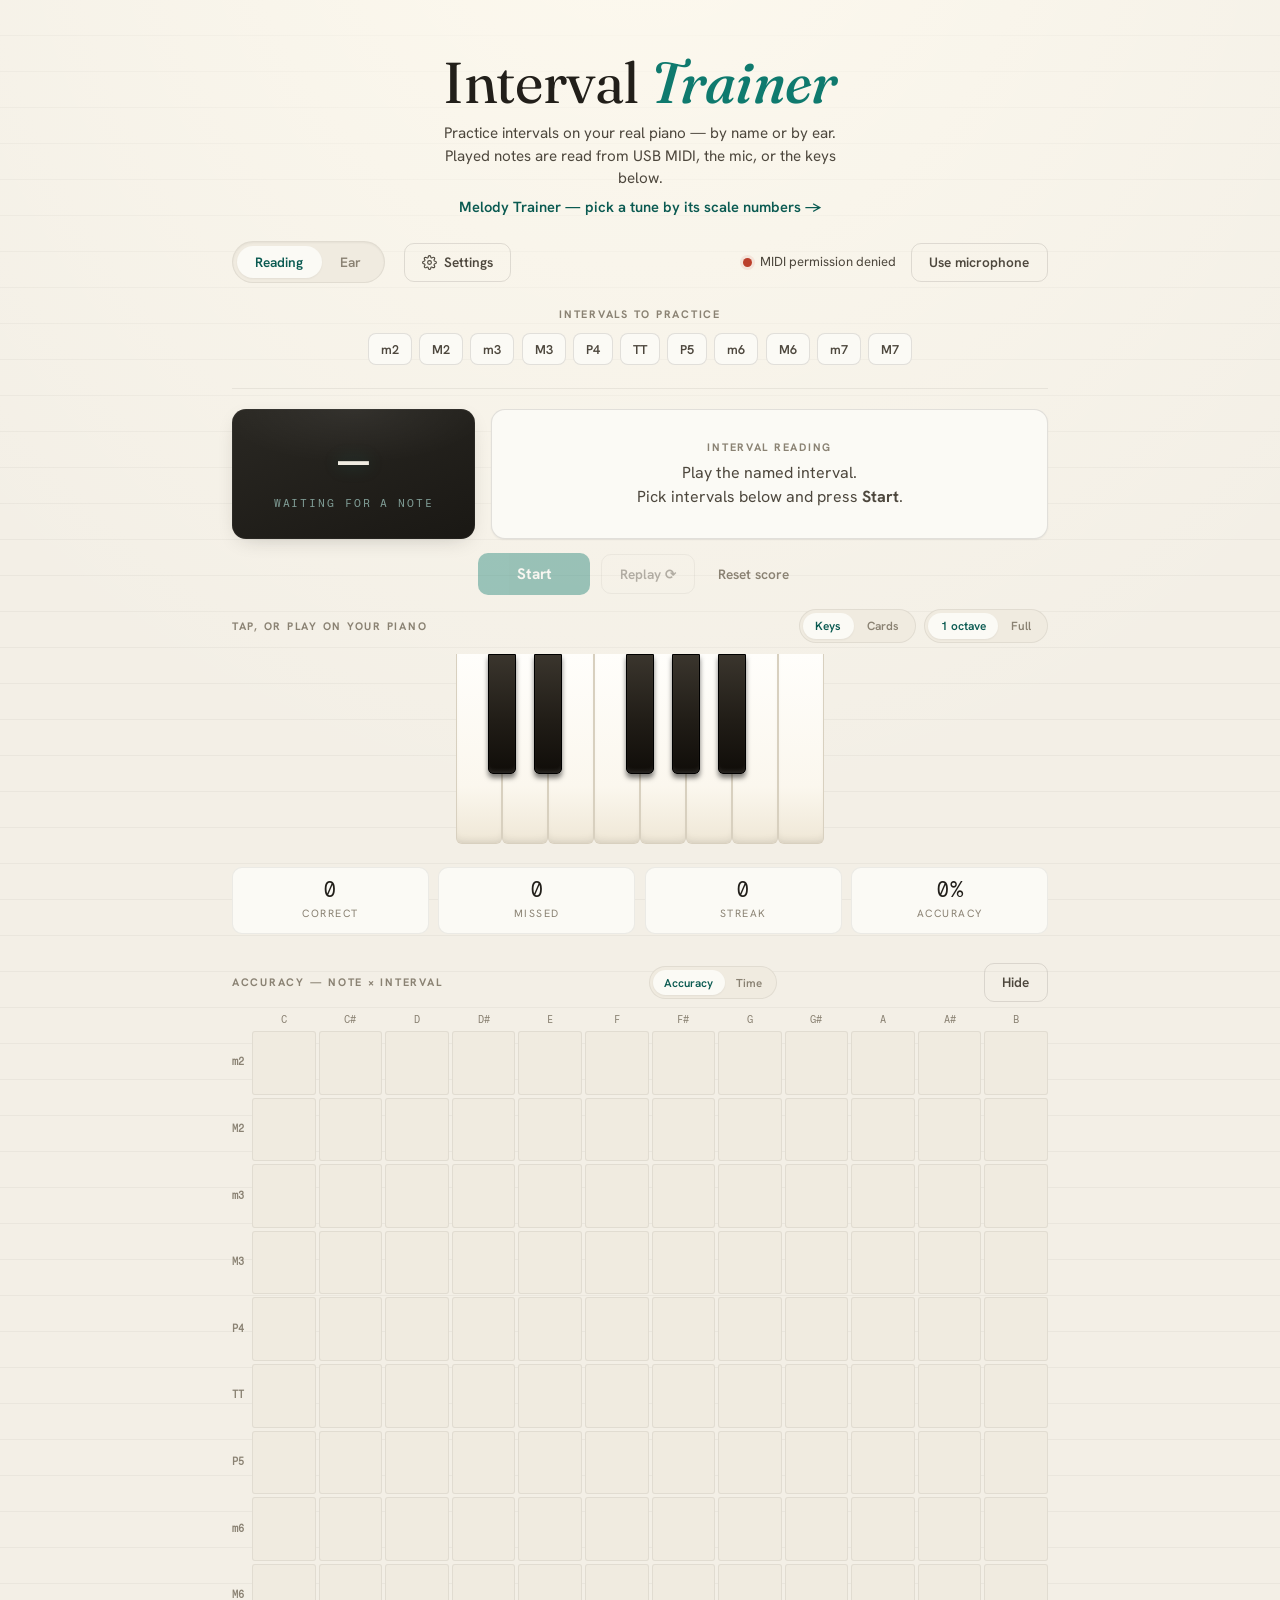
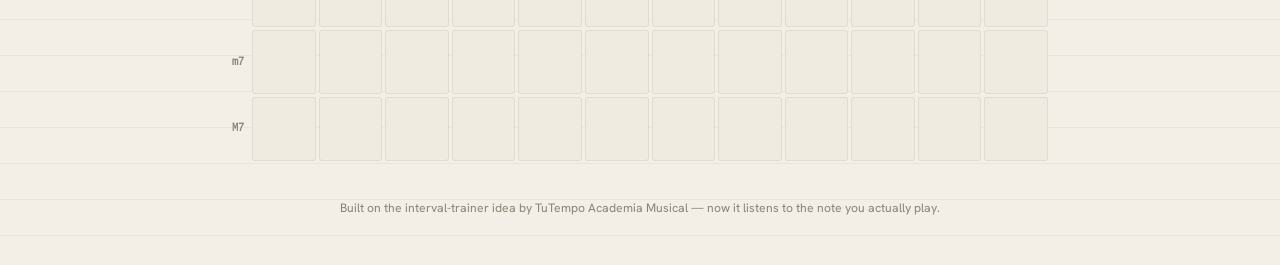
<file: index.html>
<!DOCTYPE html>
<html lang="en">
<head>
  <meta charset="UTF-8" />
  <meta name="viewport" content="width=device-width, initial-scale=1.0" />
  <title>Interval Trainer — play it on your piano</title>
  <meta name="description" content="Practice musical intervals on your real piano, detected via USB MIDI, microphone, or the on-screen keyboard." />
  <link rel="icon" href="favicon.svg" type="image/svg+xml" />
  <link rel="icon" href="favicon.ico" sizes="48x48" />
  <link rel="apple-touch-icon" href="apple-touch-icon.png" />
  <meta name="theme-color" content="#0f7a6e" />
  <link rel="preconnect" href="https://fonts.googleapis.com" />
  <link rel="preconnect" href="https://fonts.gstatic.com" crossorigin />
  <link href="https://fonts.googleapis.com/css2?family=Fraunces:ital,opsz,wght@0,9..144,400;0,9..144,600;1,9..144,500&family=Hanken+Grotesk:wght@400;500;600;700&family=Fragment+Mono:ital@0;1&display=swap" rel="stylesheet" />
  <link rel="stylesheet" href="css/styles.css" />
</head>
<body>
  <main class="page">

    <header class="masthead">
      <h1>Interval <em>Trainer</em></h1>
      <p class="tagline">Practice intervals on your real piano — by name or by ear. Played notes are read from USB&nbsp;MIDI, the&nbsp;mic, or the keys below.</p>
      <p class="tagline subtle-link"><a href="melody/">Melody Trainer — pick a tune by its scale numbers →</a></p>
    </header>

    <!-- ===== Setup zone: choose how and what to practice ===== -->
    <section class="controls" style="--d:1">
      <div class="mode-switch" role="tablist" aria-label="Practice mode">
        <button class="mode-btn active" data-mode="play" role="tab">Reading</button>
        <button class="mode-btn" data-mode="ear" role="tab">Ear</button>
      </div>
      <button class="ghost-btn icon-text-btn" id="settingsBtn" type="button" aria-haspopup="dialog" aria-label="Settings">
        <svg viewBox="0 0 24 24" width="15" height="15" aria-hidden="true" fill="none" stroke="currentColor" stroke-width="1.8" stroke-linecap="round" stroke-linejoin="round">
          <circle cx="12" cy="12" r="3"></circle>
          <path d="M19.4 15a1.65 1.65 0 0 0 .33 1.82l.06.06a2 2 0 0 1 0 2.83 2 2 0 0 1-2.83 0l-.06-.06a1.65 1.65 0 0 0-1.82-.33 1.65 1.65 0 0 0-1 1.51V21a2 2 0 0 1-2 2 2 2 0 0 1-2-2v-.09A1.65 1.65 0 0 0 9 19.4a1.65 1.65 0 0 0-1.82.33l-.06.06a2 2 0 0 1-2.83 0 2 2 0 0 1 0-2.83l.06-.06a1.65 1.65 0 0 0 .33-1.82 1.65 1.65 0 0 0-1.51-1H3a2 2 0 0 1-2-2 2 2 0 0 1 2-2h.09A1.65 1.65 0 0 0 4.6 9a1.65 1.65 0 0 0-.33-1.82l-.06-.06a2 2 0 0 1 0-2.83 2 2 0 0 1 2.83 0l.06.06a1.65 1.65 0 0 0 1.82.33H9a1.65 1.65 0 0 0 1-1.51V3a2 2 0 0 1 2-2 2 2 0 0 1 2 2v.09a1.65 1.65 0 0 0 1 1.51 1.65 1.65 0 0 0 1.82-.33l.06-.06a2 2 0 0 1 2.83 0 2 2 0 0 1 0 2.83l-.06.06a1.65 1.65 0 0 0-.33 1.82V9a1.65 1.65 0 0 0 1.51 1H21a2 2 0 0 1 2 2 2 2 0 0 1-2 2h-.09a1.65 1.65 0 0 0-1.51 1z"></path>
        </svg>
        <span>Settings</span>
      </button>
      <div class="io">
        <div class="midi-status" title="USB MIDI input">
          <span class="dot" id="midiDot"></span>
          <span id="midiText">Connecting…</span>
          <select id="midiSelect" aria-label="MIDI input device" style="display:none"></select>
        </div>
        <button class="ghost-btn" id="micBtn" type="button">Use microphone</button>
      </div>
    </section>

    <section class="intervals" style="--d:2">
      <div class="section-label">Intervals to practice</div>
      <div class="interval-selector" id="intervalSelector"></div>
    </section>

    <!-- ===== Play zone: the live loop, grouped right above the keyboard ===== -->
    <div class="play-deck">
      <section class="stage" style="--d:3">
        <div class="readout" aria-live="polite">
          <div class="readout-note" id="liveNote">—</div>
          <div class="readout-label" id="liveLabel">waiting for a note</div>
        </div>
        <div class="prompt-wrap">
          <div class="prompt" id="prompt"></div>
          <div class="next-preview" id="nextPreview" aria-live="polite" hidden></div>
        </div>
      </section>

      <section class="actions" style="--d:4">
        <button class="primary-btn" id="actionBtn" type="button">Start</button>
        <button class="ghost-btn" id="replayBtn" type="button" disabled>Replay&nbsp;⟳</button>
        <button class="ghost-btn subtle-btn" id="resetBtn" type="button">Reset score</button>
      </section>

      <section class="keyboard" style="--d:5">
        <div class="keyboard-bar">
          <span class="section-label" id="inputLabel">Tap, or play on your piano</span>
          <div class="bar-switches">
            <div class="size-switch" role="group" aria-label="Answer method" id="answerSwitch">
              <button class="size-btn active" data-answer="keys" type="button">Keys</button>
              <button class="size-btn" data-answer="cards" type="button">Cards</button>
            </div>
            <div class="size-switch" role="group" aria-label="Keyboard size" id="sizeSwitch">
              <button class="size-btn active" data-size="octave" type="button">1 octave</button>
              <button class="size-btn" data-size="full" type="button">Full</button>
            </div>
          </div>
        </div>
        <div class="piano-wrapper" id="pianoWrapper"></div>
        <div class="flashcards" id="flashcards" hidden></div>
      </section>
    </div>

    <!-- ===== Results: running tally and the accuracy heatmap ===== -->
    <section class="stats" style="--d:6">
      <div class="stat"><span class="stat-num" id="statCorrect">0</span><span class="stat-key">correct</span></div>
      <div class="stat"><span class="stat-num" id="statWrong">0</span><span class="stat-key">missed</span></div>
      <div class="stat"><span class="stat-num" id="statStreak">0</span><span class="stat-key">streak</span></div>
      <div class="stat"><span class="stat-num" id="statAccuracy">0%</span><span class="stat-key">accuracy</span></div>
    </section>

    <section class="stats-panel" style="--d:7">
      <div class="keyboard-bar">
        <span class="section-label" id="heatmapLabel">Accuracy — note × interval</span>
        <div class="hm-mode-switch" role="group" aria-label="Heatmap mode">
          <button class="hm-mode-btn active" data-mode="accuracy" type="button">Accuracy</button>
          <button class="hm-mode-btn" data-mode="time" type="button">Time</button>
        </div>
        <button class="ghost-btn" id="statsToggle" type="button">Hide</button>
      </div>
      <div class="heatmap" id="heatmap"></div>
    </section>

    <footer class="foot">
      Built on the interval-trainer idea by TuTempo Academia Musical — now it listens to the note you actually play.
    </footer>

  </main>

  <dialog class="settings-modal" id="settingsModal" aria-labelledby="settingsTitle">
    <div class="settings-inner">
      <header class="settings-head">
        <h2 id="settingsTitle">Settings</h2>
        <button class="settings-close" id="settingsClose" type="button" aria-label="Close settings">✕</button>
      </header>
      <div class="settings-body">
        <label class="setting">
          <span class="setting-info">
            <span class="setting-name">Auto-advance</span>
            <span class="setting-desc">Move to the next note about a second after a correct answer.</span>
          </span>
          <span class="switch">
            <input type="checkbox" id="autoAdvance" checked />
            <span class="switch-track"><span class="switch-thumb"></span></span>
          </span>
        </label>
        <label class="setting">
          <span class="setting-info">
            <span class="setting-name">Read ahead</span>
            <span class="setting-desc">Preview the next interval while you work the current one, so you can read ahead. Reading mode only.</span>
          </span>
          <span class="switch">
            <input type="checkbox" id="previewNext" checked />
            <span class="switch-track"><span class="switch-thumb"></span></span>
          </span>
        </label>
        <label class="setting" id="nudgeSetting">
          <span class="setting-info">
            <span class="setting-name">Nudge weak spots</span>
            <span class="setting-desc">Increase how often weak or slow note-and-interval combos come up.</span>
            <span class="setting-hint">Not used while circling — the circle of fifths already covers every key.</span>
          </span>
          <span class="switch">
            <input type="checkbox" id="nudgeWeak" checked />
            <span class="switch-track"><span class="switch-thumb"></span></span>
          </span>
        </label>
        <div class="setting setting-stack" id="strengthSetting">
          <span class="setting-info">
            <span class="setting-name">Weighting strength</span>
            <span class="setting-desc">How hard misses are favored: <strong id="nudgeStrengthLabel">Gentle</strong>.</span>
          </span>
          <div class="slider-row">
            <input type="range" id="nudgeStrength" class="slider" min="1" max="3" step="1" value="1" aria-label="Weighting strength" />
            <div class="slider-ticks" aria-hidden="true">
              <span>Gentle</span><span>Medium</span><span>Strong</span>
            </div>
          </div>
        </div>
        <label class="setting">
          <span class="setting-info">
            <span class="setting-name">Circle of fifths</span>
            <span class="setting-desc">Walk the root through all 12 keys in fifths (C → G → D → A …) instead of picking it at random.</span>
          </span>
          <span class="switch">
            <input type="checkbox" id="circleRoots" />
            <span class="switch-track"><span class="switch-thumb"></span></span>
          </span>
        </label>
        <label class="setting">
          <span class="setting-info">
            <span class="setting-name">Debug</span>
            <span class="setting-desc">Print note weights to the browser console as each question is drawn.</span>
          </span>
          <span class="switch">
            <input type="checkbox" id="debugWeights" />
            <span class="switch-track"><span class="switch-thumb"></span></span>
          </span>
        </label>
      </div>
    </div>
  </dialog>

  <script src="js/theory.js"></script>
  <script src="js/audio.js"></script>
  <script src="js/pitch.js"></script>
  <script src="js/piano.js"></script>
  <script src="js/input.js"></script>
  <script src="js/trainer.js"></script>
  <script src="js/app.js"></script>
</body>
</html>
</file>
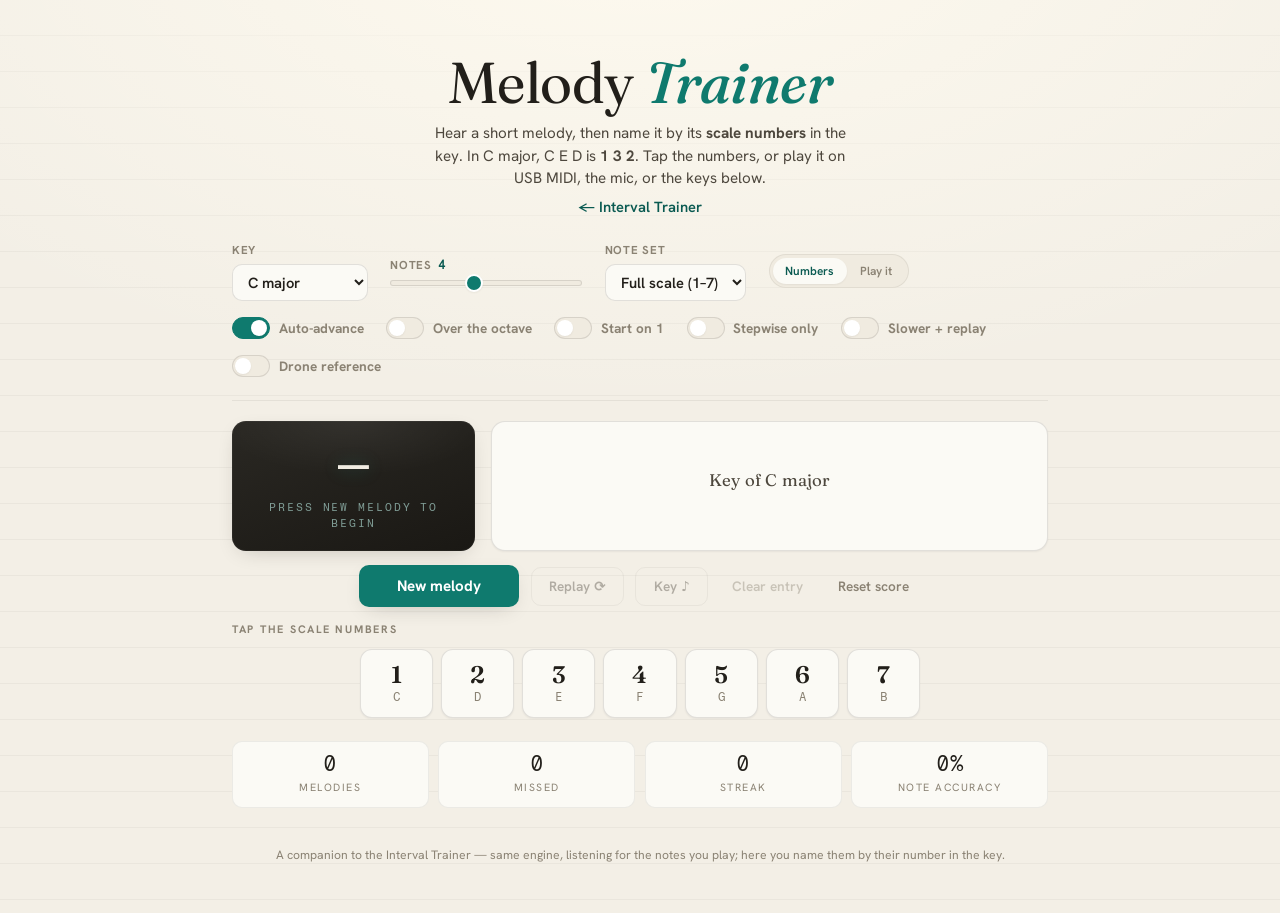
<file: melody/index.html>
<!DOCTYPE html>
<html lang="en">
<head>
  <meta charset="UTF-8" />
  <meta name="viewport" content="width=device-width, initial-scale=1.0" />
  <title>Melody Trainer — pick a melody by its scale numbers</title>
  <meta name="description" content="Practice picking out a melody as relative scale degrees in a key — hear it, then play or tap the numbers (in C major, C-E-D is 1-3-2)." />
  <link rel="icon" href="../favicon.svg" type="image/svg+xml" />
  <link rel="icon" href="../favicon.ico" sizes="48x48" />
  <link rel="apple-touch-icon" href="../apple-touch-icon.png" />
  <meta name="theme-color" content="#0f7a6e" />
  <link rel="preconnect" href="https://fonts.googleapis.com" />
  <link rel="preconnect" href="https://fonts.gstatic.com" crossorigin />
  <link href="https://fonts.googleapis.com/css2?family=Fraunces:ital,opsz,wght@0,9..144,400;0,9..144,600;1,9..144,500&family=Hanken+Grotesk:wght@400;500;600;700&family=Fragment+Mono:ital@0;1&display=swap" rel="stylesheet" />
  <link rel="stylesheet" href="../css/styles.css" />
  <link rel="stylesheet" href="melody.css" />
</head>
<body>
  <main class="page">

    <header class="masthead">
      <h1>Melody <em>Trainer</em></h1>
      <p class="tagline">Hear a short melody, then name it by its <strong>scale numbers</strong> in the key. In C major, C&nbsp;E&nbsp;D is <strong>1&nbsp;3&nbsp;2</strong>. Tap the numbers, or play it on USB&nbsp;MIDI, the&nbsp;mic, or the keys below.</p>
      <p class="tagline subtle-link"><a href="../index.html">← Interval Trainer</a></p>
    </header>

    <!-- ===== Setup zone: key, length, and how you'll answer ===== -->
    <section class="controls melody-controls" style="--d:1">
      <label class="field">
        <span class="field-label">Key</span>
        <select id="keySelect" class="select" aria-label="Key"></select>
      </label>

      <label class="field">
        <span class="field-label">Notes <span id="lengthValue" class="field-value">4</span></span>
        <input type="range" id="lengthRange" class="slider" min="1" max="8" step="1" value="4" aria-label="Melody length" />
      </label>

      <label class="field" title="Which notes melodies are built from. Triad (1·3·5) is the gentlest — a tonic arpeggio with no half-step tendency tones.">
        <span class="field-label">Note set</span>
        <select id="noteSetSelect" class="select" aria-label="Note set"></select>
      </label>

      <div class="size-switch" role="group" aria-label="Answer method" id="answerSwitch">
        <button class="size-btn active" data-answer="numbers" type="button">Numbers</button>
        <button class="size-btn" data-answer="play" type="button">Play&nbsp;it</button>
      </div>

      <label class="field field-check">
        <span class="switch">
          <input type="checkbox" id="autoAdvance" checked />
          <span class="switch-track"><span class="switch-thumb"></span></span>
        </span>
        <span class="field-label">Auto-advance</span>
      </label>

      <label class="field field-check" title="Let melodies climb above the octave (judged by pitch class, so the octave is still 1).">
        <span class="switch">
          <input type="checkbox" id="overOctave" />
          <span class="switch-track"><span class="switch-thumb"></span></span>
        </span>
        <span class="field-label">Over the octave</span>
      </label>

      <label class="field field-check" title="Always begin the phrase on the tonic (degree 1) for a fixed anchor.">
        <span class="switch">
          <input type="checkbox" id="startOnTonic" />
          <span class="switch-track"><span class="switch-thumb"></span></span>
        </span>
        <span class="field-label">Start on 1</span>
      </label>

      <label class="field field-check" title="Move only to the next note in the set — no leaps.">
        <span class="switch">
          <input type="checkbox" id="stepwiseOnly" />
          <span class="switch-track"><span class="switch-thumb"></span></span>
        </span>
        <span class="field-label">Stepwise only</span>
      </label>

      <label class="field field-check" title="Play the melody slower and replay it once automatically.">
        <span class="switch">
          <input type="checkbox" id="slowReplay" />
          <span class="switch-track"><span class="switch-thumb"></span></span>
        </span>
        <span class="field-label">Slower + replay</span>
      </label>

      <label class="field field-check" title="Sound the key reference as a quiet sustained drone (tonic + fifth) that holds under the melody, instead of a struck chord.">
        <span class="switch">
          <input type="checkbox" id="drone" />
          <span class="switch-track"><span class="switch-thumb"></span></span>
        </span>
        <span class="field-label">Drone reference</span>
      </label>

      <div class="io" id="ioRow" hidden>
        <div class="midi-status" title="USB MIDI input">
          <span class="dot" id="midiDot"></span>
          <span id="midiText">MIDI off</span>
          <select id="midiSelect" aria-label="MIDI input device" style="display:none"></select>
        </div>
        <button class="ghost-btn" id="micBtn" type="button">Use microphone</button>
      </div>
    </section>

    <!-- ===== Play zone: the live loop ===== -->
    <div class="play-deck">
      <section class="stage" style="--d:3">
        <div class="readout" aria-live="polite">
          <div class="readout-note" id="liveNote">—</div>
          <div class="readout-label" id="liveLabel">press New melody to begin</div>
        </div>
        <div class="prompt melody-prompt" id="prompt">
          <div class="key-label" id="keyLabel">Key of C major</div>
          <div class="progress" id="progress"></div>
        </div>
      </section>

      <section class="actions" style="--d:4">
        <button class="primary-btn" id="actionBtn" type="button">New melody</button>
        <button class="ghost-btn" id="replayBtn" type="button" disabled>Replay&nbsp;⟳</button>
        <button class="ghost-btn" id="keyRefBtn" type="button" disabled>Key&nbsp;♪</button>
        <button class="ghost-btn subtle-btn" id="clearBtn" type="button" disabled>Clear entry</button>
        <button class="ghost-btn subtle-btn" id="resetBtn" type="button">Reset score</button>
      </section>

      <section class="keyboard" style="--d:5">
        <div class="keyboard-bar">
          <span class="section-label" id="inputLabel">Tap the scale numbers</span>
        </div>

        <!-- Numbers answer surface -->
        <div class="number-pad" id="numberPad"></div>

        <!-- Play-it answer surface -->
        <div class="piano-wrapper" id="pianoWrapper" hidden></div>
      </section>
    </div>

    <!-- ===== Results ===== -->
    <section class="stats" style="--d:6">
      <div class="stat"><span class="stat-num" id="statCorrect">0</span><span class="stat-key">melodies</span></div>
      <div class="stat"><span class="stat-num" id="statWrong">0</span><span class="stat-key">missed</span></div>
      <div class="stat"><span class="stat-num" id="statStreak">0</span><span class="stat-key">streak</span></div>
      <div class="stat"><span class="stat-num" id="statAccuracy">0%</span><span class="stat-key">note accuracy</span></div>
    </section>

    <footer class="foot">
      A companion to the Interval Trainer — same engine, listening for the notes you play; here you name them by their number in the key.
    </footer>

  </main>

  <script src="../js/theory.js"></script>
  <script src="../js/audio.js"></script>
  <script src="../js/pitch.js"></script>
  <script src="../js/piano.js"></script>
  <script src="../js/input.js"></script>
  <script src="melody.js"></script>
  <script src="app.js"></script>
</body>
</html>
</file>
<file: css/styles.css>
/* Interval Trainer — "manuscript paper" theme.
 * Warm ivory page, ink type, a single teal accent, a charcoal tuner readout,
 * and ivory/ebony keys. Display: Fraunces. UI: Hanken Grotesk. Readout: Fragment Mono. */

:root {
  --paper:      #f3efe6;
  --paper-line: rgba(34, 31, 26, 0.045);
  --surface:    #fbfaf5;
  --surface-2:  #f0ebe0;
  --ink:        #221f1a;
  --ink-soft:   #4d473d;
  --ink-dim:    #8a8273;
  --line:       rgba(34, 31, 26, 0.12);
  --line-soft:  rgba(34, 31, 26, 0.07);

  --teal:       #0f7a6e;
  --teal-deep:  #0a5a51;
  --teal-tint:  rgba(15, 122, 110, 0.10);

  --green:      #2f7d4f;
  --green-tint: rgba(47, 125, 79, 0.10);
  --red:        #bb3f2b;
  --red-tint:   rgba(187, 63, 43, 0.09);

  --shadow-sm:  0 1px 2px rgba(34, 31, 26, 0.06);
  --shadow-md:  0 6px 22px -10px rgba(34, 31, 26, 0.30);
  --shadow-lg:  0 20px 50px -24px rgba(34, 31, 26, 0.45);

  --r: 14px;
  --display: 'Fraunces', Georgia, serif;
  --ui: 'Hanken Grotesk', system-ui, sans-serif;
  --mono: 'Fragment Mono', ui-monospace, monospace;
}

* { margin: 0; padding: 0; box-sizing: border-box; }

html { -webkit-text-size-adjust: 100%; }

body {
  font-family: var(--ui);
  color: var(--ink);
  background-color: var(--paper);
  /* faint staff-paper ruling + a soft warm vignette */
  background-image:
    radial-gradient(120% 90% at 50% -10%, rgba(255, 251, 240, 0.9), transparent 60%),
    repeating-linear-gradient(to bottom, transparent 0, transparent 35px, var(--paper-line) 35px, var(--paper-line) 36px);
  min-height: 100vh;
  line-height: 1.5;
  -webkit-font-smoothing: antialiased;
  text-rendering: optimizeLegibility;
}

.page {
  width: 100%;
  max-width: 880px;
  margin: 0 auto;
  padding: clamp(1.5rem, 4vw, 3rem) clamp(1rem, 3vw, 2rem) 3rem;
  display: flex;
  flex-direction: column;
  gap: 1.4rem;
}

/* The live "play loop": prompt + readout, the Start/Replay controls, and the
   keyboard, grouped tight and set apart from the setup zone above by a hairline. */
.play-deck {
  display: flex;
  flex-direction: column;
  gap: 0.85rem;
  padding-top: 1.3rem;
  border-top: 1px solid var(--line-soft);
}
.play-deck .keyboard { margin-top: 0; }

/* staggered entrance */
.controls, .stage, .stats, .actions, .intervals, .keyboard, .stats-panel {
  animation: rise 0.6s cubic-bezier(0.2, 0.7, 0.2, 1) backwards;
  animation-delay: calc(var(--d, 0) * 70ms + 80ms);
}
@keyframes rise {
  from { opacity: 0; transform: translateY(14px); }
  to   { opacity: 1; transform: none; }
}
@media (prefers-reduced-motion: reduce) {
  * { animation: none !important; transition: none !important; }
}

/* ---------- masthead ---------- */
.masthead { text-align: center; padding-top: 0.5rem; }
.masthead h1 {
  font-family: var(--display);
  font-weight: 400;
  font-optical-sizing: auto;
  font-size: clamp(2.4rem, 7vw, 3.6rem);
  letter-spacing: -0.01em;
  line-height: 0.95;
}
.masthead h1 em {
  font-style: italic;
  font-weight: 500;
  color: var(--teal);
}
.tagline {
  margin: 0.7rem auto 0;
  max-width: 46ch;
  color: var(--ink-soft);
  font-size: 0.95rem;
}
.tagline.subtle-link { margin-top: 0.35rem; }
.tagline.subtle-link a {
  color: var(--teal-deep);
  text-decoration: none;
  font-weight: 600;
  font-size: 0.92rem;
}
.tagline.subtle-link a:hover { text-decoration: underline; }

/* ---------- controls row ---------- */
.controls {
  display: flex;
  flex-wrap: wrap;
  gap: 0.9rem 1.2rem;
  align-items: center;
  justify-content: flex-start;
}
.mode-switch {
  display: inline-flex;
  background: var(--surface-2);
  border: 1px solid var(--line-soft);
  border-radius: 999px;
  padding: 4px;
  box-shadow: inset 0 1px 2px rgba(34, 31, 26, 0.05);
}
.mode-btn {
  font-family: var(--ui);
  font-size: 0.85rem;
  font-weight: 600;
  color: var(--ink-dim);
  background: transparent;
  border: none;
  padding: 0.45rem 1.15rem;
  border-radius: 999px;
  cursor: pointer;
  transition: color 0.18s ease, background 0.18s ease, box-shadow 0.18s ease;
}
.mode-btn.active {
  color: var(--teal-deep);
  background: var(--surface);
  box-shadow: var(--shadow-sm);
}

/* margin-left:auto pushes the device/mic group to the far right, so the
   settings button stays packed next to the mode switch as the row wraps. */
.io { display: flex; align-items: center; gap: 0.9rem; flex-wrap: wrap; margin-left: auto; }
.midi-status {
  display: inline-flex;
  align-items: center;
  gap: 0.5rem;
  font-size: 0.82rem;
  color: var(--ink-soft);
}
.dot {
  width: 9px; height: 9px; border-radius: 50%;
  background: var(--ink-dim);
  box-shadow: 0 0 0 3px rgba(138, 130, 115, 0.18);
  flex: none;
}
.dot.ok  { background: var(--teal);  box-shadow: 0 0 0 3px var(--teal-tint); }
.dot.bad { background: var(--red);   box-shadow: 0 0 0 3px var(--red-tint); }
#midiSelect {
  font-family: var(--ui);
  font-size: 0.8rem;
  color: var(--ink);
  background: var(--surface);
  border: 1px solid var(--line);
  border-radius: 8px;
  padding: 0.25rem 0.5rem;
  max-width: 12rem;
}

/* ---------- stage: readout + prompt ---------- */
.stage {
  display: grid;
  grid-template-columns: minmax(150px, 0.7fr) 1.6fr;
  gap: 1rem;
}
.readout {
  background: #211f1b;
  background-image: linear-gradient(160deg, #2a2823, #1a1814);
  border-radius: var(--r);
  padding: 1.2rem 1rem;
  display: flex;
  flex-direction: column;
  align-items: center;
  justify-content: center;
  text-align: center;
  box-shadow: var(--shadow-md), inset 0 0 0 1px rgba(255, 255, 255, 0.04);
  position: relative;
  overflow: hidden;
}
.readout::before { /* subtle screen sheen */
  content: '';
  position: absolute; inset: 0;
  background: radial-gradient(80% 60% at 50% 0%, rgba(255, 255, 255, 0.06), transparent 70%);
  pointer-events: none;
}
.readout-note {
  font-family: var(--mono);
  font-size: clamp(2.2rem, 8vw, 3.1rem);
  color: #f0ece2;
  letter-spacing: 0.02em;
  line-height: 1;
  text-shadow: 0 0 18px rgba(31, 200, 178, 0.25);
  transition: color 0.15s ease, text-shadow 0.15s ease;
}
.readout-label {
  font-family: var(--mono);
  font-size: 0.66rem;
  text-transform: uppercase;
  letter-spacing: 0.18em;
  color: #7f9c95;
  margin-top: 0.6rem;
}

.prompt {
  background: var(--surface);
  border: 1px solid var(--line);
  border-radius: var(--r);
  padding: 1.3rem 1.5rem;
  display: flex;
  flex-direction: column;
  align-items: center;
  justify-content: center;
  text-align: center;
  gap: 0.35rem;
  min-height: 130px;
  box-shadow: var(--shadow-sm);
  transition: background 0.3s ease, border-color 0.3s ease, box-shadow 0.3s ease;
}
.prompt.correct { background: var(--green-tint); border-color: var(--green); }
.prompt.wrong   { background: var(--red-tint);   border-color: var(--red); }
.prompt-kicker {
  font-size: 0.68rem;
  font-weight: 700;
  text-transform: uppercase;
  letter-spacing: 0.16em;
  color: var(--ink-dim);
}
.prompt.correct .prompt-kicker { color: var(--green); }
.prompt.wrong   .prompt-kicker { color: var(--red); }
.prompt-root {
  font-family: var(--display);
  font-size: clamp(2.2rem, 7vw, 3rem);
  line-height: 1;
  color: var(--teal-deep);
}
.prompt-query { font-size: 0.95rem; color: var(--ink-soft); }
.prompt-task { font-size: 1rem; color: var(--ink-soft); }
.prompt-result { font-family: var(--display); font-size: 1.5rem; color: var(--ink); }
.prompt-idle { color: var(--ink-soft); font-size: 1rem; }
.muted { color: var(--ink-dim); font-weight: 400; }

/* "Read ahead" — a small badge floating over the top-right corner of the prompt,
   previewing the next interval so you can prepare while finishing the current one. */
.prompt-wrap { position: relative; }
.next-preview {
  position: absolute;
  top: 0.5rem;
  right: 0.5rem;
  z-index: 2;
  display: flex;
  flex-direction: column;
  align-items: flex-end;
  gap: 0.1rem;
  padding: 0.3rem 0.55rem;
  border: 1px dashed var(--line);
  border-radius: calc(var(--r) - 4px);
  background: var(--surface);
  box-shadow: var(--shadow-sm);
  text-align: right;
  pointer-events: none; /* it's a hint, not a control — never eat a tap meant for the prompt */
}
.next-preview[hidden] { display: none; }
.next-label {
  font-size: 0.56rem;
  font-weight: 700;
  text-transform: uppercase;
  letter-spacing: 0.14em;
  color: var(--ink-dim);
}
.next-val { display: flex; align-items: baseline; gap: 0.3rem; }
.next-root {
  font-family: var(--display);
  font-size: 1.05rem;
  line-height: 1;
  color: var(--teal-deep);
}
.next-iv { font-size: 0.85rem; color: var(--ink-soft); }

/* ---------- stats ---------- */
.stats {
  display: grid;
  grid-template-columns: repeat(4, 1fr);
  gap: 0.6rem;
}
.stat {
  background: var(--surface);
  border: 1px solid var(--line-soft);
  border-radius: 10px;
  padding: 0.7rem 0.5rem;
  text-align: center;
}
.stat-num {
  display: block;
  font-family: var(--mono);
  font-size: 1.4rem;
  color: var(--ink);
  line-height: 1;
}
.stat-key {
  display: block;
  margin-top: 0.3rem;
  font-size: 0.66rem;
  text-transform: uppercase;
  letter-spacing: 0.14em;
  color: var(--ink-dim);
}

/* ---------- actions ---------- */
.actions { display: flex; gap: 0.7rem; align-items: center; justify-content: center; }
.primary-btn {
  font-family: var(--ui);
  font-size: 0.95rem;
  font-weight: 700;
  color: #fff;
  background: var(--teal);
  border: none;
  padding: 0.7rem 2.4rem;
  border-radius: 10px;
  cursor: pointer;
  box-shadow: var(--shadow-md);
  transition: transform 0.12s ease, background 0.18s ease, box-shadow 0.18s ease;
}
.primary-btn:hover:not(:disabled) { background: var(--teal-deep); transform: translateY(-1px); }
.primary-btn:active:not(:disabled) { transform: translateY(0); }
.primary-btn:disabled { opacity: 0.4; cursor: not-allowed; box-shadow: none; }
.ghost-btn {
  font-family: var(--ui);
  font-size: 0.85rem;
  font-weight: 600;
  color: var(--ink-soft);
  background: transparent;
  border: 1px solid var(--line);
  padding: 0.6rem 1.1rem;
  border-radius: 10px;
  cursor: pointer;
  transition: border-color 0.18s ease, color 0.18s ease, background 0.18s ease;
}
.ghost-btn:hover:not(:disabled) { border-color: var(--teal); color: var(--teal-deep); }
.ghost-btn:disabled { opacity: 0.4; cursor: not-allowed; }
.ghost-btn.pending { color: var(--teal-deep); border-color: var(--teal); background: var(--teal-tint); }

/* Reset score is rare + destructive — demote it to a quiet text button so it
   doesn't compete with Start/Replay. */
.ghost-btn.subtle-btn {
  border-color: transparent;
  color: var(--ink-dim);
  padding-left: 0.7rem;
  padding-right: 0.7rem;
}
.ghost-btn.subtle-btn:hover:not(:disabled) {
  border-color: transparent;
  color: var(--red);
  background: var(--red-tint);
}

/* ---------- interval selector ---------- */
.section-label {
  font-size: 0.68rem;
  font-weight: 700;
  text-transform: uppercase;
  letter-spacing: 0.16em;
  color: var(--ink-dim);
  margin-bottom: 0.7rem;
  text-align: center;
}
.interval-selector {
  display: flex;
  flex-wrap: wrap;
  gap: 0.45rem;
  justify-content: center;
}
.interval-btn {
  font-family: var(--ui);
  font-size: 0.8rem;
  font-weight: 600;
  color: var(--ink-soft);
  background: var(--surface);
  border: 1.5px solid var(--line);
  padding: 0.4rem 0.75rem;
  border-radius: 8px;
  cursor: pointer;
  transition: all 0.15s ease;
  user-select: none;
}
.interval-btn:hover { border-color: var(--teal); color: var(--teal-deep); }
.interval-btn.active {
  background: var(--teal);
  border-color: var(--teal);
  color: #fff;
  box-shadow: var(--shadow-sm);
}

/* ---------- piano ---------- */
.keyboard { margin-top: 0.4rem; }
.keyboard-bar {
  display: flex;
  align-items: center;
  justify-content: space-between;
  gap: 0.8rem;
  margin-bottom: 0.7rem;
}
.keyboard-bar .section-label { margin-bottom: 0; text-align: left; }
.size-switch {
  display: inline-flex;
  background: var(--surface-2);
  border: 1px solid var(--line-soft);
  border-radius: 999px;
  padding: 3px;
  flex: none;
}
.size-btn {
  font-family: var(--ui);
  font-size: 0.74rem;
  font-weight: 600;
  color: var(--ink-dim);
  background: transparent;
  border: none;
  padding: 0.32rem 0.8rem;
  border-radius: 999px;
  cursor: pointer;
  transition: color 0.18s ease, background 0.18s ease, box-shadow 0.18s ease;
}
.size-btn.active {
  color: var(--teal-deep);
  background: var(--surface);
  box-shadow: var(--shadow-sm);
}
.piano-wrapper {
  width: 100%;
  display: flex;
  justify-content: center;
  overflow: hidden;
}
.piano {
  position: relative;
  user-select: none;
  touch-action: none;
  filter: drop-shadow(var(--shadow-lg));
}
.key {
  position: absolute;
  top: 0;
  cursor: pointer;
  transition: filter 0.06s ease, box-shadow 0.18s ease, background 0.06s ease;
}
.key.white {
  background: linear-gradient(to bottom, #fffefb 0%, #fbf7ee 70%, #efe7d6 100%);
  border: 1px solid #d8d0bf;
  border-top: none;
  border-radius: 0 0 6px 6px;
  z-index: 1;
  box-shadow: inset 0 -6px 8px -6px rgba(34, 31, 26, 0.18);
}
.key.white:hover { background: linear-gradient(to bottom, #fffefb, #f4eee1); }
.key.white:active, .key.white.is-active {
  background: linear-gradient(to bottom, #f4eee1, #e6dcc6);
  box-shadow: inset 0 -3px 6px -4px rgba(34, 31, 26, 0.3);
}
.key.black {
  height: 120px;
  background: linear-gradient(to bottom, #3a352d 0%, #211d17 55%, #100d09 100%);
  border: 1px solid #000;
  border-radius: 0 0 5px 5px;
  z-index: 2;
  box-shadow: 0 4px 5px rgba(0, 0, 0, 0.5), inset 0 -4px 4px -2px rgba(255, 255, 255, 0.12);
}
.key.black:hover { background: linear-gradient(to bottom, #463f35, #2a251d); }
.key.black:active, .key.black.is-active {
  background: linear-gradient(to bottom, #2a251d, #16120c);
  box-shadow: 0 2px 3px rgba(0, 0, 0, 0.5);
}

/* state highlights — order matters: correct/wrong override target */
.key.white.is-root {
  background: linear-gradient(to bottom, #dcf2ee, #b6e3da);
  border-color: var(--teal);
  box-shadow: inset 0 -40px 28px -22px var(--teal-tint), 0 0 12px rgba(15, 122, 110, 0.4);
}
.key.black.is-root {
  background: linear-gradient(to bottom, #15514a, #0a352f);
  border-color: var(--teal);
  box-shadow: 0 0 12px rgba(15, 122, 110, 0.6);
}
/* Answer location on a miss. No z-index bump: a white key must stay BEHIND the
   black keys, or it visually covers them ("the answer over the flats"). */
.key.is-target { outline: 2.5px dashed var(--teal); outline-offset: -3px; }
.key.white.is-target { background: linear-gradient(to bottom, #e6f5f1, #c9ece4); }
.key.black.is-target { background: linear-gradient(to bottom, #195a52, #0c3c35); }
.key.white.is-correct {
  background: linear-gradient(to bottom, #d7f3df, #aee3bd) !important;
  border-color: var(--green) !important;
  box-shadow: 0 0 12px rgba(47, 125, 79, 0.45) !important;
  outline: none;
}
.key.black.is-correct {
  background: linear-gradient(to bottom, #1d5236, #0d3320) !important;
  border-color: var(--green) !important;
  outline: none;
}
.key.white.is-wrong {
  background: linear-gradient(to bottom, #f6dcd5, #eebcaf) !important;
  border-color: var(--red) !important;
  box-shadow: 0 0 12px rgba(187, 63, 43, 0.4) !important;
}
.key.black.is-wrong {
  background: linear-gradient(to bottom, #5a241a, #381009) !important;
  border-color: var(--red) !important;
}

/* ---------- flashcards (multiple choice) ---------- */
/* Two switches (answer method · keyboard size) share the right of the keyboard
   bar; let them wrap together on a narrow screen rather than crushing the label. */
.bar-switches { display: flex; gap: 0.5rem; flex-wrap: wrap; justify-content: flex-end; }

.flashcards[hidden] { display: none; } /* author display:grid would otherwise beat the UA hidden rule */
.flashcards {
  display: grid;
  grid-template-columns: repeat(2, 1fr);
  gap: 0.7rem;
  width: 100%;
  max-width: 520px;
  margin: 0.2rem auto 0;
}
.flashcard {
  font-family: var(--display);
  font-weight: 500;
  font-size: clamp(1.6rem, 6vw, 2.2rem);
  color: var(--ink);
  background: var(--surface);
  border: 1.5px solid var(--line);
  border-radius: var(--r);
  padding: 1.1rem 0.5rem;
  min-height: 92px;
  cursor: pointer;
  box-shadow: var(--shadow-sm);
  transition: transform 0.12s ease, border-color 0.18s ease, color 0.18s ease, background 0.18s ease, box-shadow 0.18s ease;
}
/* Gate hover behind a real pointer: on touch (iOS especially) :hover sticks after a
   tap and would re-apply to whichever card lands at the tap point on the next
   question, making it look pre-selected. */
@media (hover: hover) {
  .flashcard:hover:not(:disabled) { border-color: var(--teal); color: var(--teal-deep); transform: translateY(-2px); }
  /* The revealed answer stays pickable after a miss — keep it green on hover, not teal. */
  .flashcard.is-correct:hover:not(:disabled) { border-color: var(--green); color: var(--green); }
}
.flashcard:active:not(:disabled) { transform: translateY(0); }
.flashcard:disabled { cursor: default; }
/* Reveal after a pick: the right note greens, the chosen wrong one reds. */
.flashcard.is-correct {
  background: var(--green-tint);
  border-color: var(--green);
  color: var(--green);
  box-shadow: 0 0 14px rgba(47, 125, 79, 0.3);
}
.flashcard.is-wrong {
  background: var(--red-tint);
  border-color: var(--red);
  color: var(--red);
}

/* ---------- footer ---------- */
.foot {
  margin-top: 1rem;
  text-align: center;
  font-size: 0.76rem;
  color: var(--ink-dim);
}

/* ---------- auto-advance switch ---------- */
.switch {
  display: inline-flex;
  align-items: center;
  gap: 0.5rem;
  cursor: pointer;
  user-select: none;
  font-size: 0.82rem;
  font-weight: 600;
  color: var(--ink-soft);
}
.switch input { position: absolute; opacity: 0; width: 0; height: 0; }
.switch-track {
  width: 38px; height: 22px;
  border-radius: 999px;
  background: var(--surface-2);
  border: 1px solid var(--line);
  position: relative;
  flex: none;
  transition: background 0.18s ease, border-color 0.18s ease;
}
.switch-thumb {
  position: absolute; top: 2px; left: 2px;
  width: 16px; height: 16px;
  border-radius: 50%;
  background: #fff;
  box-shadow: var(--shadow-sm);
  transition: transform 0.18s ease;
}
.switch input:checked + .switch-track { background: var(--teal); border-color: var(--teal); }
.switch input:checked + .switch-track .switch-thumb { transform: translateX(16px); }
.switch input:focus-visible + .switch-track { outline: 2px solid var(--teal); outline-offset: 2px; }
/* Disabled overrides the checked teal (it follows it in source order) so an inactive
   switch reads as grey/inert, not a faded "on" pill. */
.switch input:disabled + .switch-track { background: var(--surface-2); border-color: var(--line); cursor: not-allowed; }
.switch input:disabled + .switch-track .switch-thumb { box-shadow: none; }

/* ---------- mic listening state ---------- */
.ghost-btn.mic-on {
  color: #fff;
  background: var(--teal);
  border-color: var(--teal);
  animation: micpulse 1.7s ease-in-out infinite;
}
.ghost-btn.mic-on:hover:not(:disabled) { background: var(--teal-deep); border-color: var(--teal-deep); color: #fff; }
@keyframes micpulse {
  0%, 100% { box-shadow: 0 0 0 0 rgba(15, 122, 110, 0.35); }
  50%      { box-shadow: 0 0 0 7px rgba(15, 122, 110, 0); }
}

/* readout glows green when the live mic pitch is within ~8 cents */
.readout-note.in-tune {
  color: #86f0d6;
  text-shadow: 0 0 24px rgba(31, 200, 178, 0.55);
}

.stats-panel { margin-top: 0.4rem; }
.hm-mode-switch {
  display: inline-flex;
  background: var(--surface-2);
  border: 1px solid var(--line-soft);
  border-radius: 999px;
  padding: 3px;
  flex: none;
}
.hm-mode-btn {
  font-family: var(--ui);
  font-size: 0.72rem;
  font-weight: 600;
  color: var(--ink-dim);
  background: transparent;
  border: none;
  padding: 0.32rem 0.7rem;
  border-radius: 999px;
  cursor: pointer;
  transition: color 0.18s ease, background 0.18s ease, box-shadow 0.18s ease;
}
.hm-mode-btn.active {
  color: var(--teal-deep);
  background: var(--surface);
  box-shadow: var(--shadow-sm);
}
.heatmap {
  display: grid;
  grid-template-columns: auto repeat(12, 1fr);
  gap: 3px;
  align-items: center;
  margin-top: 0.3rem;
}
.hm-col-head, .hm-row-head {
  font-family: var(--mono);
  font-size: 0.62rem;
  color: var(--ink-dim);
}
.hm-col-head { text-align: center; }
.hm-row-head { text-align: right; padding-right: 5px; font-weight: 600; }
.hm-cell {
  aspect-ratio: 1;
  min-height: 16px;
  border-radius: 3px;
  background: var(--surface-2);
  border: 1px solid var(--line-soft);
}

/* ---------- settings button + modal ---------- */
.icon-text-btn { display: inline-flex; align-items: center; gap: 0.4rem; }
.icon-text-btn svg { flex: none; }

.settings-modal {
  position: fixed;
  inset: 0;
  margin: auto; /* re-center: the global `* { margin: 0 }` reset kills the UA centering */
  width: min(440px, calc(100vw - 2rem));
  height: fit-content;
  max-height: calc(100vh - 2rem);
  border: none;
  padding: 0;
  background: transparent;
  color: var(--ink);
}
.settings-modal::backdrop {
  background: rgba(34, 31, 26, 0.42);
  backdrop-filter: blur(2px);
}
.settings-modal[open] { animation: modalpop 0.2s cubic-bezier(0.2, 0.7, 0.2, 1); }
@keyframes modalpop {
  from { opacity: 0; transform: translateY(8px) scale(0.98); }
  to   { opacity: 1; transform: none; }
}
.settings-inner {
  background: var(--surface);
  border: 1px solid var(--line);
  border-radius: var(--r);
  box-shadow: var(--shadow-lg);
  overflow: hidden;
}
.settings-head {
  display: flex;
  align-items: center;
  justify-content: space-between;
  gap: 1rem;
  padding: 1.1rem 1.3rem;
  border-bottom: 1px solid var(--line-soft);
}
.settings-head h2 {
  font-family: var(--display);
  font-weight: 500;
  font-size: 1.4rem;
  letter-spacing: -0.01em;
}
.settings-close {
  font-family: var(--ui);
  font-size: 1rem;
  line-height: 1;
  color: var(--ink-dim);
  background: transparent;
  border: 1px solid var(--line);
  border-radius: 8px;
  width: 2rem; height: 2rem;
  flex: none;
  display: inline-flex;
  align-items: center;
  justify-content: center;
  cursor: pointer;
  transition: border-color 0.18s ease, color 0.18s ease, background 0.18s ease;
}
.settings-close:hover { border-color: var(--teal); color: var(--teal-deep); }
.settings-body { padding: 0.4rem 1.3rem 1.2rem; }
.setting {
  display: flex;
  align-items: center;
  justify-content: space-between;
  gap: 1.2rem;
  padding: 1rem 0;
  cursor: pointer;
  border-bottom: 1px solid var(--line-soft);
}
.setting:last-child { border-bottom: none; }
.setting-info { display: flex; flex-direction: column; gap: 0.2rem; }
.setting-name { font-size: 0.95rem; font-weight: 600; color: var(--ink); }
.setting-desc { font-size: 0.8rem; color: var(--ink-dim); line-height: 1.4; }
.setting .switch { flex: none; }

/* When circle-of-fifths drives the roots, weak-spot weighting can't steer them, so its
   controls grey out — the choice itself is remembered for when circling is off. The
   hint stays at full strength so it reads as the reason, not just more dimmed text. */
.setting.is-muted .setting-name,
.setting.is-muted .setting-desc,
.setting.is-muted .switch,
.setting.is-muted .slider-row { opacity: 0.5; }
.setting.is-muted .switch { cursor: not-allowed; }
.setting-hint { display: none; font-size: 0.78rem; font-weight: 600; color: var(--teal-deep); line-height: 1.4; }
.setting.is-muted .setting-hint { display: block; }

.setting-stack { flex-direction: column; align-items: stretch; gap: 0.7rem; cursor: default; }
.slider-row { display: flex; flex-direction: column; gap: 0.4rem; }
.slider {
  -webkit-appearance: none;
  appearance: none;
  width: 100%;
  height: 6px;
  border-radius: 999px;
  background: var(--surface-2);
  border: 1px solid var(--line);
  cursor: pointer;
}
.slider:disabled { opacity: 0.45; cursor: not-allowed; }
.slider::-webkit-slider-thumb {
  -webkit-appearance: none;
  appearance: none;
  width: 18px; height: 18px;
  border-radius: 50%;
  background: var(--teal);
  border: 2px solid #fff;
  box-shadow: var(--shadow-sm);
  cursor: pointer;
}
.slider::-moz-range-thumb {
  width: 18px; height: 18px;
  border-radius: 50%;
  background: var(--teal);
  border: 2px solid #fff;
  box-shadow: var(--shadow-sm);
  cursor: pointer;
}
.slider:focus-visible { outline: 2px solid var(--teal); outline-offset: 3px; }
.slider-ticks {
  display: flex;
  justify-content: space-between;
  font-size: 0.7rem;
  font-weight: 600;
  color: var(--ink-dim);
}

/* ---------- responsive ---------- */
@media (max-width: 560px) {
  .stage { grid-template-columns: 1fr; }
  .readout { flex-direction: row; gap: 0.8rem; padding: 0.9rem 1rem; }
  .readout-note { font-size: 2.1rem; }
  .readout-label { margin-top: 0; }
  .controls { justify-content: center; }
  .io { margin-left: 0; }
  .stats { grid-template-columns: repeat(2, 1fr); }
}
</file>
<file: melody/melody.css>
/* melody.css — styles specific to the Melody Trainer.
 * Inherits the "manuscript paper" theme and shared components from ../css/styles.css;
 * this file only adds the key/length fields, the degree-progress strip, and the
 * 1..7 number pad. */

/* The [hidden] attribute must beat our display:flex/grid surfaces (otherwise a
   hidden io row or number pad would still show). */
[hidden] { display: none !important; }

/* ---- masthead back-link ---- */
.subtle-link { margin-top: 0.15rem; }
.subtle-link a {
  color: var(--teal-deep);
  text-decoration: none;
  font-weight: 600;
  font-size: 0.92rem;
}
.subtle-link a:hover { text-decoration: underline; }

/* ---- setup fields (key, length, auto-advance) ---- */
.melody-controls { gap: 1rem 1.4rem; }
.field {
  display: flex;
  flex-direction: column;
  gap: 0.35rem;
}
.field-label {
  font-size: 0.72rem;
  font-weight: 700;
  letter-spacing: 0.06em;
  text-transform: uppercase;
  color: var(--ink-dim);
}
.field-value {
  color: var(--teal-deep);
  font-family: var(--mono);
  margin-left: 0.15rem;
}
.field-check {
  flex-direction: row;
  align-items: center;
  gap: 0.55rem;
}
.field-check .field-label { text-transform: none; letter-spacing: 0; font-size: 0.85rem; }

.select {
  font-family: var(--ui);
  font-size: 0.92rem;
  font-weight: 600;
  color: var(--ink);
  background: var(--surface);
  border: 1px solid var(--line);
  border-radius: 10px;
  padding: 0.45rem 0.7rem;
  min-width: 8.5rem;
  cursor: pointer;
}
.select:focus-visible { outline: 2px solid var(--teal); outline-offset: 2px; }

.melody-controls .slider { width: 12rem; max-width: 50vw; }
.melody-controls .io { margin-left: auto; }

/* ---- prompt: the key and the degree-progress strip ---- */
.melody-prompt {
  display: flex;
  flex-direction: column;
  align-items: center;
  gap: 0.7rem;
}
.key-label {
  font-family: var(--display);
  font-size: 1.05rem;
  color: var(--ink-soft);
  letter-spacing: 0.01em;
}
.progress {
  display: flex;
  flex-wrap: wrap;
  justify-content: center;
  gap: 0.5rem;
}
.slot {
  display: flex;
  flex-direction: column;
  align-items: center;
  justify-content: center;
  gap: 0.1rem;
  width: 3.1rem;
  height: 3.4rem;
  border-radius: 12px;
  background: var(--surface);
  border: 1px solid var(--line);
  box-shadow: var(--shadow-sm);
  transition: border-color 0.15s ease, background 0.15s ease, transform 0.15s ease;
}
.slot-deg {
  font-family: var(--display);
  font-size: 1.5rem;
  font-weight: 600;
  line-height: 1;
  color: var(--ink);
}
.slot-name {
  font-family: var(--mono);
  font-size: 0.68rem;
  color: var(--ink-dim);
  min-height: 0.8em;
}
.slot.is-active {
  border-color: var(--teal);
  box-shadow: 0 0 0 3px var(--teal-tint);
  transform: translateY(-2px);
}
.slot.is-correct { background: var(--green-tint); border-color: var(--green); }
.slot.is-correct .slot-deg { color: var(--green); }
.slot.is-wrong { background: var(--red-tint); border-color: var(--red); }
.slot.is-wrong .slot-deg { color: var(--red); }
/* A wrong-then-revealed slot shows the correct answer, dashed to read as "this is what it was". */
.slot.is-revealed { border-style: dashed; }

/* ---- number pad (the "Numbers" answer surface) ---- */
.number-pad {
  display: grid;
  grid-template-columns: repeat(7, 1fr);
  gap: 0.5rem;
  max-width: 560px;
  margin: 0 auto;
}
.num-btn {
  display: flex;
  flex-direction: column;
  align-items: center;
  justify-content: center;
  gap: 0.15rem;
  padding: 0.85rem 0.3rem;
  background: var(--surface);
  border: 1px solid var(--line);
  border-radius: 12px;
  box-shadow: var(--shadow-sm);
  cursor: pointer;
  font-family: var(--ui);
  transition: transform 0.1s ease, background 0.15s ease, box-shadow 0.15s ease, border-color 0.15s ease;
}
.num-btn:hover { background: var(--surface-2); border-color: var(--teal); }
.num-btn:active { transform: translateY(1px); }
.num-btn:focus-visible { outline: 2px solid var(--teal); outline-offset: 2px; }
.num-btn .num {
  font-family: var(--display);
  font-size: 1.5rem;
  font-weight: 600;
  color: var(--ink);
  line-height: 1;
}
.num-btn .num-name {
  font-family: var(--mono);
  font-size: 0.72rem;
  color: var(--ink-dim);
}

@media (max-width: 520px) {
  .number-pad { grid-template-columns: repeat(4, 1fr); }
  .melody-controls .slider { width: 9rem; }
}
</file>
